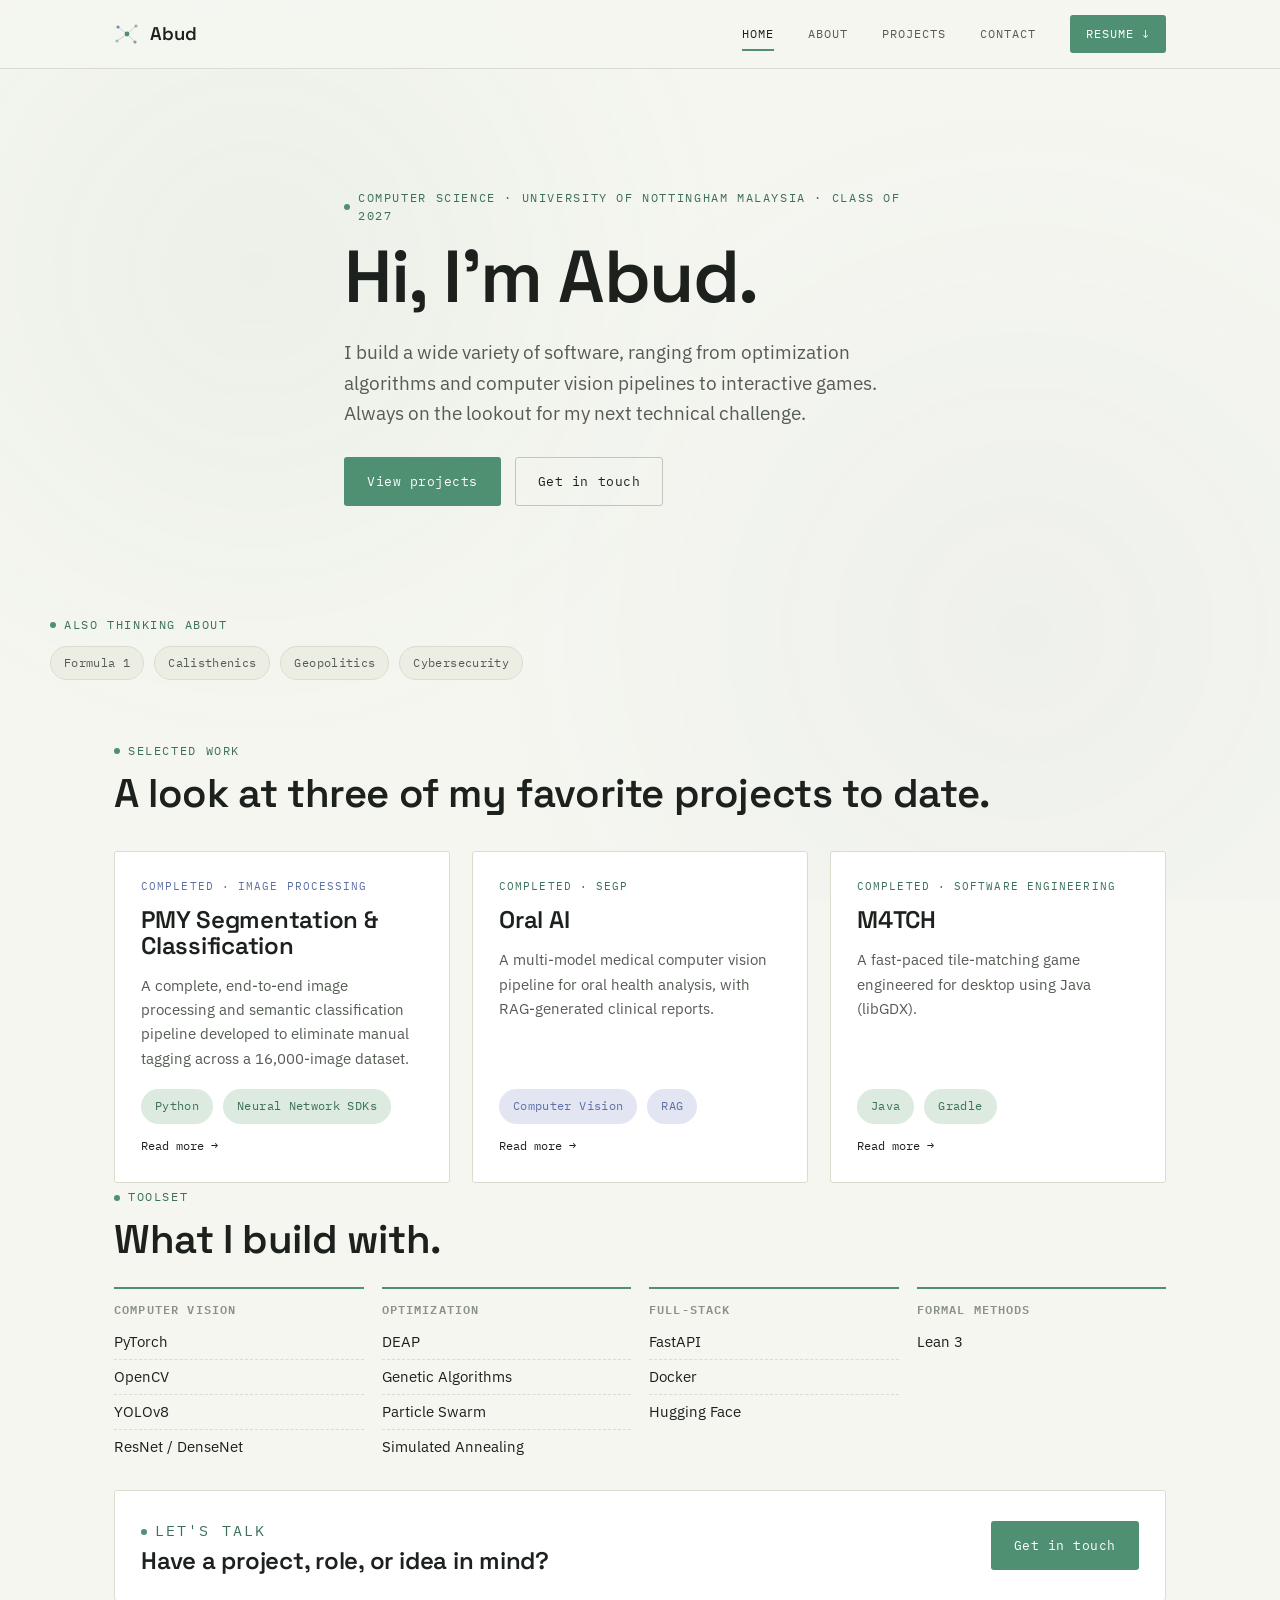
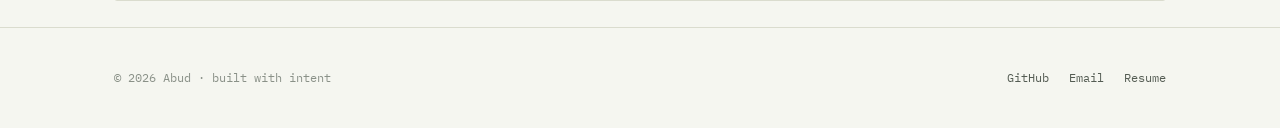
<file: index.html>
<!DOCTYPE html>
<html lang="en">
<head>
<meta charset="UTF-8">
<meta name="viewport" content="width=device-width, initial-scale=1.0">
<title>Abud - Computer Science, UNM Malaysia</title>
<meta name="description" content="Portfolio of Abood, a Computer Science undergraduate at the University of Nottingham Malaysia working on optimization, computer vision, and applied AI.">
<link rel="icon" href="assets/favicon.svg" type="image/svg+xml">
<link rel="preconnect" href="https://fonts.googleapis.com">
<link rel="preconnect" href="https://fonts.gstatic.com" crossorigin>
<link href="https://fonts.googleapis.com/css2?family=Space+Grotesk:wght@500;600;700&family=IBM+Plex+Sans:wght@400;500;600&family=IBM+Plex+Mono:wght@400;500&display=swap" rel="stylesheet">
<link rel="stylesheet" href="css/style.css">
</head>
<body>

<nav class="site-nav">
  <div class="container">
    <a href="index.html" class="brand">
      <svg width="26" height="26" viewBox="0 0 26 26" fill="none">
        <circle cx="13" cy="13" r="2.4" fill="#4F8F72"/>
        <circle cx="4" cy="6" r="1.6" fill="#5D6FA6" opacity="0.8"/>
        <circle cx="22" cy="5" r="1.6" fill="#4F8F72" opacity="0.6"/>
        <circle cx="21" cy="21" r="1.6" fill="#5D6FA6" opacity="0.7"/>
        <circle cx="3" cy="20" r="1.6" fill="#4F8F72" opacity="0.5"/>
        <line x1="4" y1="6" x2="13" y2="13" stroke="#4F8F72" stroke-width="0.7" opacity="0.4"/>
        <line x1="22" y1="5" x2="13" y2="13" stroke="#5D6FA6" stroke-width="0.7" opacity="0.4"/>
        <line x1="21" y1="21" x2="13" y2="13" stroke="#4F8F72" stroke-width="0.7" opacity="0.4"/>
        <line x1="3" y1="20" x2="13" y2="13" stroke="#5D6FA6" stroke-width="0.7" opacity="0.4"/>
      </svg>
      Abud
    </a>
    <button class="nav-toggle" aria-label="Toggle navigation" aria-expanded="false">
      <span></span>
    </button>
    <div class="nav-links">
      <a href="index.html" class="active">Home</a>
      <a href="about.html">About</a>
      <a href="projects.html">Projects</a>
      <a href="contact.html">Contact</a>
      <a href="assets/resume_sl.pdf" class="nav-cta" target="_blank" rel="noopener">Resume ↓</a>
    </div>
  </div>
</nav>

<main>
  <div class="container hero">
    <div>
      <p class="eyebrow">Computer Science · University of Nottingham Malaysia · Class of 2027</p>
      <h1>Hi, I'm Abud.</h1>
      <p class="lede">I build a wide variety of software, ranging from optimization algorithms and computer vision pipelines to interactive games. Always on the lookout for my next technical challenge.</p>
      <div class="btn-row">
        <a href="projects.html" class="btn btn-primary">View projects</a>
        <a href="contact.html" class="btn btn-outline">Get in touch</a>
      </div>
    </div>
  </div>

  <div class="container section-tight">
    <p class="eyebrow">Also thinking about</p>
    <div class="pill-row">
      <span class="pill">Formula 1</span>
      <span class="pill">Calisthenics</span>
      <span class="pill">Geopolitics</span>
      <span class="pill">Cybersecurity</span>
    </div>
  </div>

  <section class="container">
    <p class="eyebrow">Selected work</p>
    <h2>A look at three of my favorite projects to date.</h2>
    <div class="card-grid">
      <div class="card">
        <span class="card-status status-progress">Completed · Image Processing</span>
        <h3>PMY Segmentation & Classification</h3>
        <p>A complete, end-to-end image processing and semantic classification pipeline developed to eliminate manual tagging across a 16,000-image dataset.</p>
        <div class="pill-row">
          <span class="pill pill-signal">Python</span>
          <span class="pill pill-signal">Neural Network SDKs</span>
        </div>
        <a href="projects.html#blood-cell" class="card-link">Read more →</a>
      </div>
      <div class="card">
        <span class="card-status">Completed · SEGP</span>
        <h3>Oral AI</h3>
        <p>A multi-model medical computer vision pipeline for oral health analysis, with RAG-generated clinical reports.</p>
        <div class="pill-row">
          <span class="pill pill-indigo">Computer Vision</span>
          <span class="pill pill-indigo">RAG</span>
        </div>
        <a href="projects.html#oral-ai" class="card-link">Read more →</a>
      </div>
      <div class="card">
        <span class="card-status">Completed · Software Engineering</span>
        <h3>M4TCH</h3>
        <p>A fast-paced tile-matching game engineered for desktop using Java (libGDX).</p>
        <div class="pill-row">
          <span class="pill pill-signal">Java</span>
          <span class="pill pill-signal">Gradle</span>
        </div>
        <a href="projects.html#m4tch" class="card-link">Read more →</a>
      </div>
    </div>
  </section>

  <section class="container">
    <p class="eyebrow">Toolset</p>
    <h2>What I build with.</h2>
    <div class="skill-groups">
      <div class="skill-group">
        <h4>Computer Vision</h4>
        <ul><li>PyTorch</li><li>OpenCV</li><li>YOLOv8</li><li>ResNet / DenseNet</li></ul>
      </div>
      <div class="skill-group">
        <h4>Optimization</h4>
        <ul><li>DEAP</li><li>Genetic Algorithms</li><li>Particle Swarm</li><li>Simulated Annealing</li></ul>
      </div>
      <div class="skill-group">
        <h4>Full-stack</h4>
        <ul><li>FastAPI</li><li>Docker</li><li>Hugging Face</li></ul>
      </div>
      <div class="skill-group">
        <h4>Formal Methods</h4>
        <ul><li>Lean 3</li></ul>
      </div>
    </div>
  </section>
  <br>

  <section class="container">
    <div class="card" style="flex-direction: row; align-items: center; justify-content: space-between; flex-wrap: wrap; gap: 18px;">
      <div>
        <p class="eyebrow" style="margin-bottom: 0.3em;">Let's talk</p>
        <h3 style="margin-bottom: 0;">Have a project, role, or idea in mind?</h3>
      </div>
      <a href="contact.html" class="btn btn-primary">Get in touch</a>
    </div>
  </section>
  <br>
</main>

<footer class="site-footer">
  <div class="container">
    <span>© 2026 Abud · built with intent</span>
    <div class="footer-links">
      <a href="https://github.com/avx20" target="_blank" rel="noopener">GitHub</a>
      <a href="mailto:aboodxst@gmail.com">Email</a>
      <a href="assets/resume_sl.pdf" target="_blank" rel="noopener">Resume</a>
    </div>
  </div>
</footer>

<script src="js/main.js"></script>
</body>
</html>
</file>
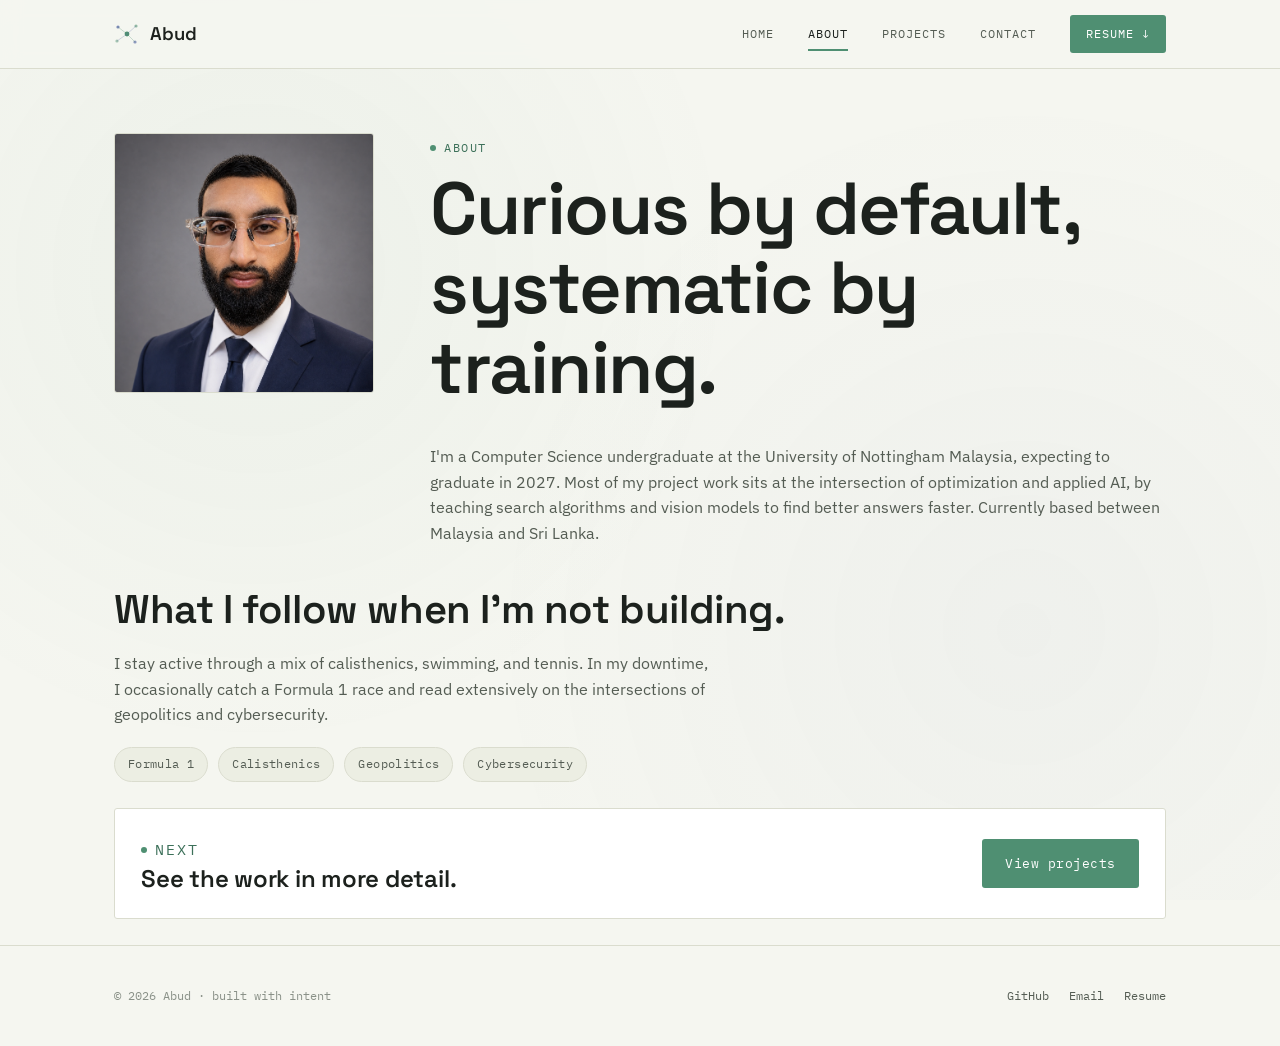
<file: about.html>
<!DOCTYPE html>
<html lang="en">
<head>
<meta charset="UTF-8">
<meta name="viewport" content="width=device-width, initial-scale=1.0">
<title>About — Abud</title>
<meta name="description" content="About Abood, a Computer Science undergraduate at the University of Nottingham Malaysia.">
<link rel="icon" href="assets/favicon.svg" type="image/svg+xml">
<link rel="preconnect" href="https://fonts.googleapis.com">
<link rel="preconnect" href="https://fonts.gstatic.com" crossorigin>
<link href="https://fonts.googleapis.com/css2?family=Space+Grotesk:wght@500;600;700&family=IBM+Plex+Sans:wght@400;500;600&family=IBM+Plex+Mono:wght@400;500&display=swap" rel="stylesheet">
<link rel="stylesheet" href="css/style.css">
</head>
<body>

<nav class="site-nav">
  <div class="container">
    <a href="index.html" class="brand">
      <svg width="26" height="26" viewBox="0 0 26 26" fill="none">
        <circle cx="13" cy="13" r="2.4" fill="#4F8F72"/>
        <circle cx="4" cy="6" r="1.6" fill="#5D6FA6" opacity="0.8"/>
        <circle cx="22" cy="5" r="1.6" fill="#4F8F72" opacity="0.6"/>
        <circle cx="21" cy="21" r="1.6" fill="#5D6FA6" opacity="0.7"/>
        <circle cx="3" cy="20" r="1.6" fill="#4F8F72" opacity="0.5"/>
        <line x1="4" y1="6" x2="13" y2="13" stroke="#4F8F72" stroke-width="0.7" opacity="0.4"/>
        <line x1="22" y1="5" x2="13" y2="13" stroke="#5D6FA6" stroke-width="0.7" opacity="0.4"/>
        <line x1="21" y1="21" x2="13" y2="13" stroke="#4F8F72" stroke-width="0.7" opacity="0.4"/>
        <line x1="3" y1="20" x2="13" y2="13" stroke="#5D6FA6" stroke-width="0.7" opacity="0.4"/>
      </svg>
      Abud
    </a>
    <button class="nav-toggle" aria-label="Toggle navigation" aria-expanded="false">
      <span></span>
    </button>
    <div class="nav-links">
      <a href="index.html">Home</a>
      <a href="about.html" class="active">About</a>
      <a href="projects.html">Projects</a>
      <a href="contact.html">Contact</a>
      <a href="assets/resume_sl.pdf" class="nav-cta" target="_blank" rel="noopener">Resume ↓</a>
    </div>
  </div>
</nav>

<main>
  <div class="container about-hero">
    <div class="avatar-frame">
      <img src="assets/headshot.jpg" alt="Photo of Abood">
    </div>
    <div>
      <p class="eyebrow">About</p>
      <h1>Curious by default, systematic by training.</h1>
      <p class="lede">I'm a Computer Science undergraduate at the University of Nottingham Malaysia, expecting to graduate in 2027. Most of my project work sits at the intersection of optimization and applied AI, by teaching search algorithms and vision models to find better answers faster. Currently based between Malaysia and Sri Lanka. </p>
    </div>
  </div>
  <br>


  <section class="container">
    <h2>What I follow when I'm not building.</h2>
    <p style="max-width: 60ch;">I stay active through a mix of calisthenics, swimming, and tennis. In my downtime, I occasionally catch a Formula 1 race and read extensively on the intersections of geopolitics and cybersecurity.</p>
    <div class="interest-list">
      <span class="pill">Formula 1</span>
      <span class="pill">Calisthenics</span>
      <span class="pill">Geopolitics</span>
      <span class="pill">Cybersecurity</span>
      
    </div>
    <br>
  </section>

  <section class="container">
    <div class="card" style="flex-direction: row; align-items: center; justify-content: space-between; flex-wrap: wrap; gap: 18px;">
      <div>
        <p class="eyebrow" style="margin-bottom: 0.3em;">Next</p>
        <h3 style="margin-bottom: 0;">See the work in more detail.</h3>
      </div>
      <a href="projects.html" class="btn btn-primary">View projects</a>
    </div>
  </section>
  <br>
</main>

<footer class="site-footer">
  <div class="container">
    <span>© 2026 Abud · built with intent</span>
    <div class="footer-links">
      <a href="https://github.com/avx20" target="_blank" rel="noopener">GitHub</a>
      <a href="mailto:aboodxst@gmail.com">Email</a>
      <a href="assets/resume_sl.pdf" target="_blank" rel="noopener">Resume</a>
    </div>
  </div>
</footer>

<script src="js/main.js"></script>
</body>
</html>
</file>
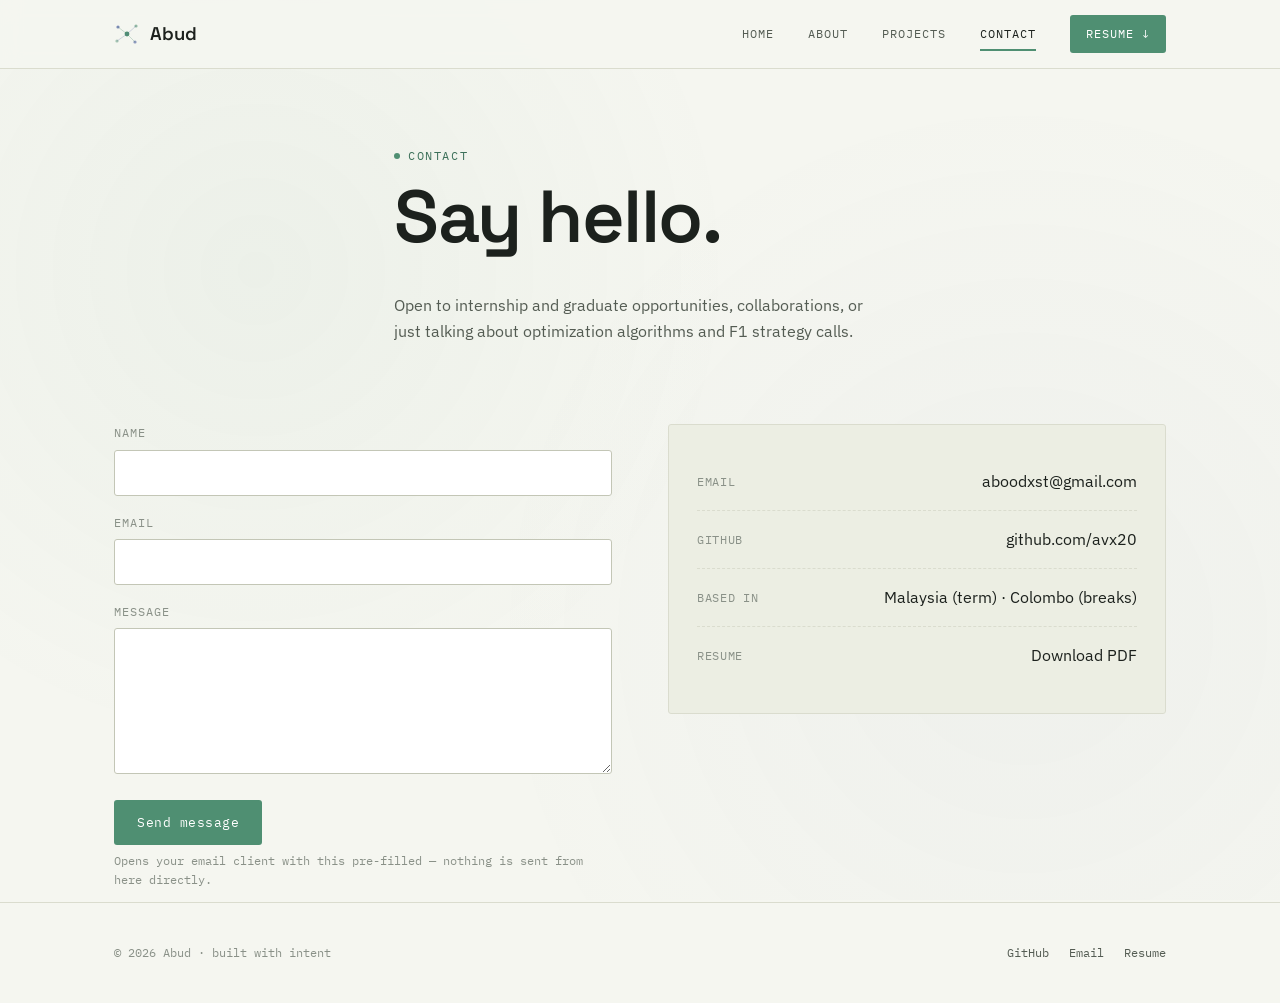
<file: contact.html>
<!DOCTYPE html>
<html lang="en">
<head>
<meta charset="UTF-8">
<meta name="viewport" content="width=device-width, initial-scale=1.0">
<title>Contact — Abud</title>
<meta name="description" content="Get in touch with Abood.">
<link rel="icon" href="assets/favicon.svg" type="image/svg+xml">
<link rel="preconnect" href="https://fonts.googleapis.com">
<link rel="preconnect" href="https://fonts.gstatic.com" crossorigin>
<link href="https://fonts.googleapis.com/css2?family=Space+Grotesk:wght@500;600;700&family=IBM+Plex+Sans:wght@400;500;600&family=IBM+Plex+Mono:wght@400;500&display=swap" rel="stylesheet">
<link rel="stylesheet" href="css/style.css">
</head>
<body>

<nav class="site-nav">
  <div class="container">
    <a href="index.html" class="brand">
      <svg width="26" height="26" viewBox="0 0 26 26" fill="none">
        <circle cx="13" cy="13" r="2.4" fill="#4F8F72"/>
        <circle cx="4" cy="6" r="1.6" fill="#5D6FA6" opacity="0.8"/>
        <circle cx="22" cy="5" r="1.6" fill="#4F8F72" opacity="0.6"/>
        <circle cx="21" cy="21" r="1.6" fill="#5D6FA6" opacity="0.7"/>
        <circle cx="3" cy="20" r="1.6" fill="#4F8F72" opacity="0.5"/>
        <line x1="4" y1="6" x2="13" y2="13" stroke="#4F8F72" stroke-width="0.7" opacity="0.4"/>
        <line x1="22" y1="5" x2="13" y2="13" stroke="#5D6FA6" stroke-width="0.7" opacity="0.4"/>
        <line x1="21" y1="21" x2="13" y2="13" stroke="#4F8F72" stroke-width="0.7" opacity="0.4"/>
        <line x1="3" y1="20" x2="13" y2="13" stroke="#5D6FA6" stroke-width="0.7" opacity="0.4"/>
      </svg>
      Abud
    </a>
    <button class="nav-toggle" aria-label="Toggle navigation" aria-expanded="false">
      <span></span>
    </button>
    <div class="nav-links">
      <a href="index.html">Home</a>
      <a href="about.html">About</a>
      <a href="projects.html">Projects</a>
      <a href="contact.html" class="active">Contact</a>
      <a href="assets/resume_sl.pdf" class="nav-cta" target="_blank" rel="noopener">Resume ↓</a>
    </div>
  </div>
</nav>

<main>
  <div class="container page-head">
    <p class="eyebrow">Contact</p>
    <h1>Say hello.</h1>
    <p class="lede">Open to internship and graduate opportunities, collaborations, or just talking about optimization algorithms and F1 strategy calls.</p>
  </div>

  <div class="container contact-grid">
    <form id="contact-form" novalidate>
      <div class="field">
        <label for="name">Name</label>
        <input type="text" id="name" name="name" required>
      </div>
      <div class="field">
        <label for="email">Email</label>
        <input type="email" id="email" name="email" required>
      </div>
      <div class="field">
        <label for="message">Message</label>
        <textarea id="message" name="message" rows="6" required></textarea>
      </div>
      <button type="submit" class="btn btn-primary">Send message</button>
      <p class="form-note">Opens your email client with this pre-filled — nothing is sent from here directly.</p>
    </form>

    <div class="contact-card">
      <div class="contact-row">
        <span class="label">Email</span>
        <a class="value" href="mailto:aboodxst@gmail.com">aboodxst@gmail.com</a>
      </div>
      <div class="contact-row">
        <span class="label">GitHub</span>
        <a class="value" href="https://github.com/avx20" target="_blank" rel="noopener">github.com/avx20</a>
      </div>
      <div class="contact-row">
        <span class="label">Based in</span>
        <span class="value">Malaysia (term) · Colombo (breaks)</span>
      </div>
      <div class="contact-row">
        <span class="label">Resume</span>
        <a class="value" href="assets/resume_sl.pdf" target="_blank" rel="noopener">Download PDF</a>
      </div>
    </div>
  </div>
</main>

<footer class="site-footer">
  <div class="container">
    <span>© 2026 Abud · built with intent</span>
    <div class="footer-links">
      <a href="https://github.com/avx20" target="_blank" rel="noopener">GitHub</a>
      <a href="mailto:aboodxst@gmail.com">Email</a>
      <a href="assets/resume_sl.pdf" target="_blank" rel="noopener">Resume</a>
    </div>
  </div>
</footer>

<script src="js/main.js"></script>
</body>
</html>
</file>
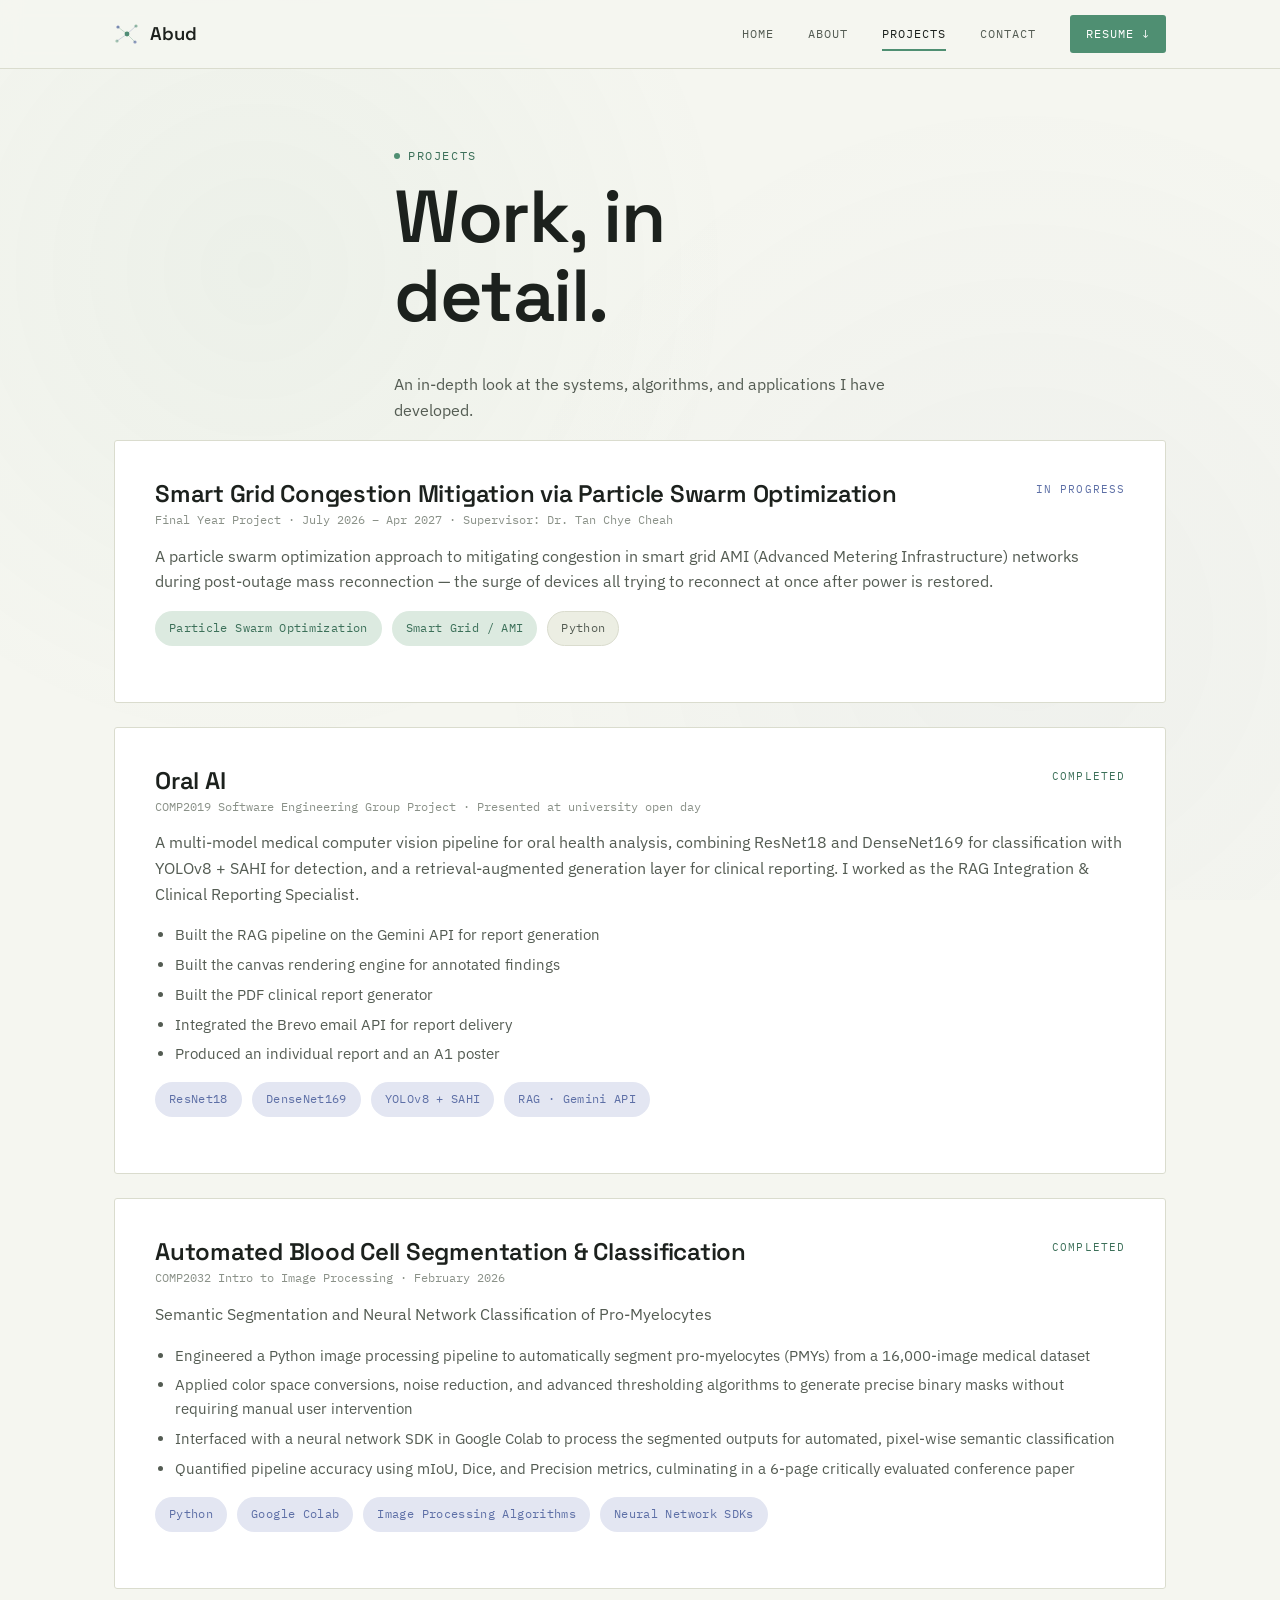
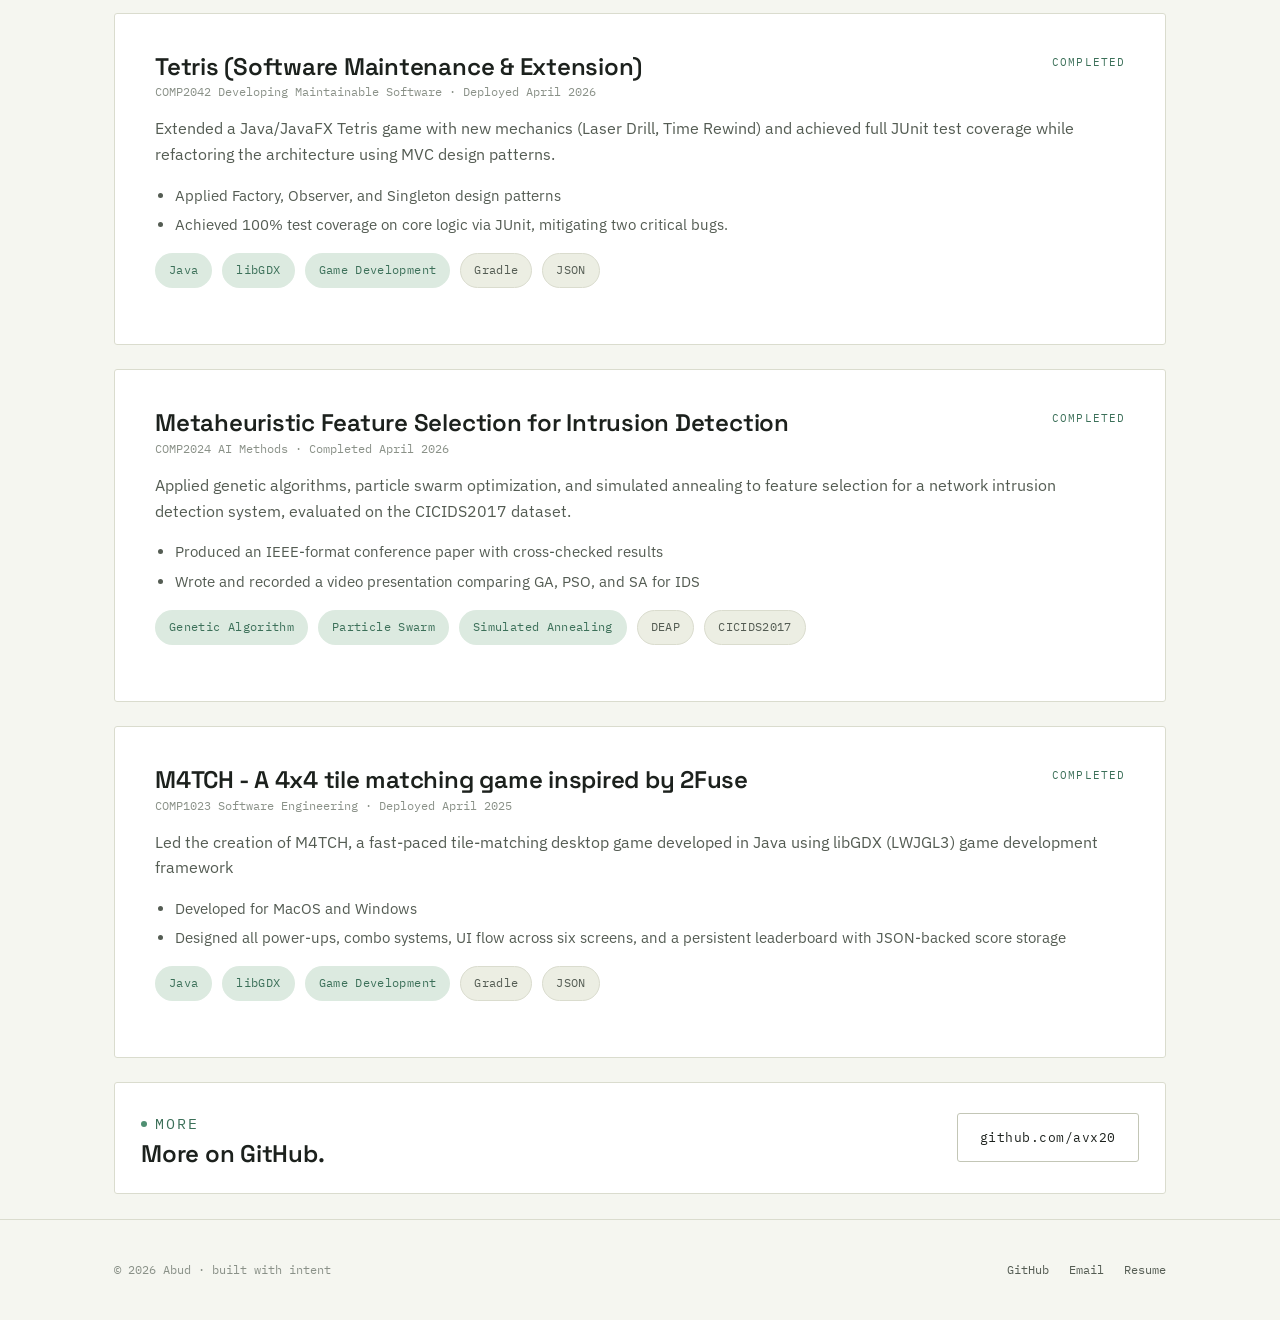
<file: projects.html>
<!DOCTYPE html>
<html lang="en">
<head>
<meta charset="UTF-8">
<meta name="viewport" content="width=device-width, initial-scale=1.0">
<title>Projects — Abud</title>
<meta name="description" content="Projects by Abood spanning optimization, computer vision, and applied AI.">
<link rel="icon" href="assets/favicon.svg" type="image/svg+xml">
<link rel="preconnect" href="https://fonts.googleapis.com">
<link rel="preconnect" href="https://fonts.gstatic.com" crossorigin>
<link href="https://fonts.googleapis.com/css2?family=Space+Grotesk:wght@500;600;700&family=IBM+Plex+Sans:wght@400;500;600&family=IBM+Plex+Mono:wght@400;500&display=swap" rel="stylesheet">
<link rel="stylesheet" href="css/style.css">
</head>
<body>

<nav class="site-nav">
  <div class="container">
    <a href="index.html" class="brand">
      <svg width="26" height="26" viewBox="0 0 26 26" fill="none">
        <circle cx="13" cy="13" r="2.4" fill="#4F8F72"/>
        <circle cx="4" cy="6" r="1.6" fill="#5D6FA6" opacity="0.8"/>
        <circle cx="22" cy="5" r="1.6" fill="#4F8F72" opacity="0.6"/>
        <circle cx="21" cy="21" r="1.6" fill="#5D6FA6" opacity="0.7"/>
        <circle cx="3" cy="20" r="1.6" fill="#4F8F72" opacity="0.5"/>
        <line x1="4" y1="6" x2="13" y2="13" stroke="#4F8F72" stroke-width="0.7" opacity="0.4"/>
        <line x1="22" y1="5" x2="13" y2="13" stroke="#5D6FA6" stroke-width="0.7" opacity="0.4"/>
        <line x1="21" y1="21" x2="13" y2="13" stroke="#4F8F72" stroke-width="0.7" opacity="0.4"/>
        <line x1="3" y1="20" x2="13" y2="13" stroke="#5D6FA6" stroke-width="0.7" opacity="0.4"/>
      </svg>
      Abud
    </a>
    <button class="nav-toggle" aria-label="Toggle navigation" aria-expanded="false">
      <span></span>
    </button>
    <div class="nav-links">
      <a href="index.html">Home</a>
      <a href="about.html">About</a>
      <a href="projects.html" class="active">Projects</a>
      <a href="contact.html">Contact</a>
      <a href="assets/resume_sl.pdf" class="nav-cta" target="_blank" rel="noopener">Resume ↓</a>
    </div>
  </div>
</nav>

<main>
  <div class="container page-head">
    <p class="eyebrow">Projects</p>
    <h1>Work, in detail.</h1>
    <p class="lede">An in-depth look at the systems, algorithms, and applications I have developed.</p>
  </div>

  <section class="container">
    <div class="project-full" id="fyp">
      <div class="project-full-head">
        <div>
          <h3>Smart Grid Congestion Mitigation via Particle Swarm Optimization</h3>
          <div class="project-meta">Final Year Project · July 2026 – Apr 2027 · Supervisor: Dr. Tan Chye Cheah</div>
        </div>
        <span class="card-status status-progress">In progress</span>
      </div>
      <p>A particle swarm optimization approach to mitigating congestion in smart grid AMI (Advanced Metering Infrastructure) networks during post-outage mass reconnection — the surge of devices all trying to reconnect at once after power is restored.</p>
      <div class="pill-row">
        <span class="pill pill-signal">Particle Swarm Optimization</span>
        <span class="pill pill-signal">Smart Grid / AMI</span>
        <span class="pill">Python</span>
      </div>
    </div>

    <div class="project-full" id="oral-ai">
      <div class="project-full-head">
        <div>
          <h3>Oral AI</h3>
          <div class="project-meta">COMP2019 Software Engineering Group Project · Presented at university open day</div>
        </div>
        <span class="card-status">Completed</span>
      </div>
      <p>A multi-model medical computer vision pipeline for oral health analysis, combining ResNet18 and DenseNet169 for classification with YOLOv8 + SAHI for detection, and a retrieval-augmented generation layer for clinical reporting. I worked as the RAG Integration & Clinical Reporting Specialist.</p>
      <ul class="contrib-list">
        <li>Built the RAG pipeline on the Gemini API for report generation</li>
        <li>Built the canvas rendering engine for annotated findings</li>
        <li>Built the PDF clinical report generator</li>
        <li>Integrated the Brevo email API for report delivery</li>
        <li>Produced an individual report and an A1 poster</li>
      </ul>
      <div class="pill-row">
        <span class="pill pill-indigo">ResNet18</span>
        <span class="pill pill-indigo">DenseNet169</span>
        <span class="pill pill-indigo">YOLOv8 + SAHI</span>
        <span class="pill pill-indigo">RAG · Gemini API</span>
      </div>
    </div>

    <div class="project-full" id="blood-cell">
      <div class="project-full-head">
        <div>
          <h3>Automated Blood Cell Segmentation & Classification</h3>
          <div class="project-meta">COMP2032 Intro to Image Processing · February 2026</div>
        </div>
        <span class="card-status">Completed</span>
      </div>
      <p>Semantic Segmentation and Neural Network Classification of Pro-Myelocytes</p>
      <ul class="contrib-list">
        <li>Engineered a Python image processing pipeline to automatically segment pro-myelocytes (PMYs) from a 16,000-image medical dataset</li>
        <li>Applied color space conversions, noise reduction, and advanced thresholding algorithms to generate precise binary masks without requiring manual user intervention</li>
        <li>Interfaced with a neural network SDK in Google Colab to process the segmented outputs for automated, pixel-wise semantic classification</li>
        <li>Quantified pipeline accuracy using mIoU, Dice, and Precision metrics, culminating in a 6-page critically evaluated conference paper</li>
      </ul>
      <div class="pill-row">
        <span class="pill pill-indigo">Python</span>
        <span class="pill pill-indigo">Google Colab</span>
        <span class="pill pill-indigo">Image Processing Algorithms</span>
        <span class="pill pill-indigo">Neural Network SDKs</span>
      </div>
    </div>

    <div class="project-full" id="tetris">
      <div class="project-full-head">
        <div>
          <h3>Tetris (Software Maintenance & Extension)</h3>
          <div class="project-meta">COMP2042 Developing Maintainable Software · Deployed April 2026</div>
        </div>
        <span class="card-status">Completed</span>
      </div>
      <p>Extended a Java/JavaFX Tetris game with new mechanics (Laser Drill, Time Rewind) and achieved full JUnit test coverage while refactoring the architecture using MVC design patterns.</p>
      <ul class="contrib-list">
        <li>Applied Factory, Observer, and Singleton design patterns</li>
        <li>Achieved 100% test coverage on core logic via JUnit, mitigating two critical bugs.</li>
      </ul>
      <div class="pill-row">
        <span class="pill pill-signal">Java</span>
        <span class="pill pill-signal">libGDX</span>
        <span class="pill pill-signal">Game Development</span>
        <span class="pill">Gradle</span>
        <span class="pill">JSON</span>
      </div>
    </div>

    <div class="project-full" id="ids">
      <div class="project-full-head">
        <div>
          <h3>Metaheuristic Feature Selection for Intrusion Detection</h3>
          <div class="project-meta">COMP2024 AI Methods · Completed April 2026</div>
        </div>
        <span class="card-status">Completed</span>
      </div>
      <p>Applied genetic algorithms, particle swarm optimization, and simulated annealing to feature selection for a network intrusion detection system, evaluated on the CICIDS2017 dataset.</p>
      <ul class="contrib-list">
        <li>Produced an IEEE-format conference paper with cross-checked results</li>
        <li>Wrote and recorded a video presentation comparing GA, PSO, and SA for IDS</li>
      </ul>
      <div class="pill-row">
        <span class="pill pill-signal">Genetic Algorithm</span>
        <span class="pill pill-signal">Particle Swarm</span>
        <span class="pill pill-signal">Simulated Annealing</span>
        <span class="pill">DEAP</span>
        <span class="pill">CICIDS2017</span>
      </div>
    </div>



    <div class="project-full" id="m4tch">
      <div class="project-full-head">
        <div>
          <h3>M4TCH - A 4x4 tile matching game inspired by 2Fuse</h3>
          <div class="project-meta">COMP1023 Software Engineering · Deployed April 2025</div>
        </div>
        <span class="card-status">Completed</span>
      </div>
      <p>Led the creation of M4TCH, a fast-paced tile-matching desktop game developed in Java using libGDX (LWJGL3) game development framework</p>
      <ul class="contrib-list">
        <li>Developed for MacOS and Windows</li>
        <li>Designed all power-ups, combo systems, UI flow across six screens, and a persistent leaderboard with JSON-backed score storage</li>
      </ul>
      <div class="pill-row">
        <span class="pill pill-signal">Java</span>
        <span class="pill pill-signal">libGDX</span>
        <span class="pill pill-signal">Game Development</span>
        <span class="pill">Gradle</span>
        <span class="pill">JSON</span>
      </div>
    </div>
  </section>

  <section class="container">
    <div class="card" style="flex-direction: row; align-items: center; justify-content: space-between; flex-wrap: wrap; gap: 18px;">
      <div>
        <p class="eyebrow" style="margin-bottom: 0.3em;">More</p>
        <h3 style="margin-bottom: 0;">More on GitHub.</h3>
      </div>
      <a href="https://github.com/avx20" class="btn btn-outline" target="_blank" rel="noopener">github.com/avx20</a>
    </div>
  </section>
  <br>
</main>

<footer class="site-footer">
  <div class="container">
    <span>© 2026 Abud · built with intent</span>
    <div class="footer-links">
      <a href="https://github.com/avx20" target="_blank" rel="noopener">GitHub</a>
      <a href="mailto:aboodxst@gmail.com">Email</a>
      <a href="assets/resume_sl.pdf" target="_blank" rel="noopener">Resume</a>
    </div>
  </div>
</footer>

<script src="js/main.js"></script>
</body>
</html>
</file>
<file: css/style.css>
/* =========================================================
   Abood — personal site
   Design tokens
   ========================================================= */
:root {
  /* color */
  --bg: #F5F6F0;
  --surface: #FFFFFF;
  --surface-alt: #ECEEE3;
  --ink: #1C211D;
  --ink-soft: #545C53;
  --ink-faint: #8A9188;
  --signal: #4F8F72;
  --signal-dark: #3C7059;
  --signal-soft: #DCEAE0;
  --indigo: #5D6FA6;
  --indigo-soft: #E3E6F2;
  --border: #DADCCE;
  --border-strong: #C3C6B6;

  /* type */
  --font-display: 'Space Grotesk', 'Arial Narrow', sans-serif;
  --font-body: 'IBM Plex Sans', -apple-system, sans-serif;
  --font-mono: 'IBM Plex Mono', 'Courier New', monospace;

  /* layout */
  --maxw: 1180px;
  --gutter: clamp(20px, 5vw, 64px);
  --radius: 3px;
}

* { box-sizing: border-box; }
html { scroll-behavior: smooth; }

@media (prefers-reduced-motion: reduce) {
  html { scroll-behavior: auto; }
  *, *::before, *::after {
    animation-duration: 0.001ms !important;
    animation-iteration-count: 1 !important;
    transition-duration: 0.001ms !important;
  }
}

body {
  margin: 0;
  background: var(--bg);
  color: var(--ink);
  font-family: var(--font-body);
  font-size: 16px;
  line-height: 1.6;
  -webkit-font-smoothing: antialiased;
}

/* subtle paper texture via layered radial noise (very light) */
body::before {
  content: "";
  position: fixed;
  inset: 0;
  pointer-events: none;
  z-index: 0;
  background-image:
    radial-gradient(circle at 20% 30%, rgba(79,143,114,0.05), transparent 40%),
    radial-gradient(circle at 80% 70%, rgba(93,111,166,0.04), transparent 45%);
}

h1, h2, h3, h4 {
  font-family: var(--font-display);
  font-weight: 600;
  line-height: 1.08;
  letter-spacing: -0.01em;
  margin: 0 0 0.5em;
  color: var(--ink);
}

h1 { font-size: clamp(2.6rem, 6vw, 4.6rem); letter-spacing: -0.02em; }
h2 { font-size: clamp(1.7rem, 3.4vw, 2.5rem); }
h3 { font-size: clamp(1.2rem, 2vw, 1.5rem); }

p { margin: 0 0 1em; color: var(--ink-soft); }
a { color: inherit; }

.eyebrow {
  font-family: var(--font-mono);
  font-size: 0.72rem;
  letter-spacing: 0.14em;
  text-transform: uppercase;
  color: var(--signal-dark);
  display: inline-flex;
  align-items: center;
  gap: 8px;
  margin-bottom: 1em;
}
.eyebrow::before {
  content: "";
  width: 6px;
  height: 6px;
  border-radius: 50%;
  background: var(--signal);
  flex: none;
}

.container {
  max-width: var(--maxw);
  margin: 0 auto;
  padding: 0 var(--gutter);
  position: relative;
  z-index: 1;
}

section { padding: clamp(56px, 9vw, 108px) 0; }
.section-tight { padding: clamp(32px, 5vw, 56px) 0; }

/* ---------- nav ---------- */
.site-nav {
  position: sticky;
  top: 0;
  z-index: 50;
  backdrop-filter: blur(10px);
  background: rgba(245, 246, 240, 0.86);
  border-bottom: 1px solid var(--border);
}
.site-nav .container {
  display: flex;
  align-items: center;
  justify-content: space-between;
  height: 68px;
}
.brand {
  display: flex;
  align-items: center;
  gap: 10px;
  font-family: var(--font-display);
  font-weight: 600;
  font-size: 1.15rem;
  text-decoration: none;
  color: var(--ink);
}
.brand svg { display: block; }

.nav-links {
  display: flex;
  align-items: center;
  gap: clamp(18px, 3vw, 34px);
  font-family: var(--font-mono);
  font-size: 0.78rem;
  letter-spacing: 0.08em;
  text-transform: uppercase;
}
.nav-links a {
  text-decoration: none;
  color: var(--ink-soft);
  position: relative;
  padding: 4px 0;
  transition: color 0.2s ease;
}
.nav-links a:hover { color: var(--signal-dark); }
.nav-links a.active { color: var(--ink); }
.nav-links a.active::after {
  content: "";
  position: absolute;
  left: 0; right: 0; bottom: -3px;
  height: 2px;
  background: var(--signal);
}
.nav-cta {
  display: inline-flex;
  align-items: center;
  gap: 8px;
  padding: 9px 16px !important;
  border-radius: var(--radius);
  background: var(--signal) !important;
  color: #fff !important;
  border: none;
}
.nav-cta:hover { background: var(--signal-dark) !important; color: #fff !important; }

.nav-toggle {
  display: none;
  background: none;
  border: 1px solid var(--border-strong);
  border-radius: var(--radius);
  width: 40px;
  height: 40px;
  align-items: center;
  justify-content: center;
  cursor: pointer;
}
.nav-toggle span, .nav-toggle span::before, .nav-toggle span::after {
  content: "";
  display: block;
  width: 18px;
  height: 2px;
  background: var(--ink);
  position: relative;
  transition: transform 0.2s ease, opacity 0.2s ease;
}
.nav-toggle span::before { position: absolute; top: -6px; }
.nav-toggle span::after { position: absolute; top: 6px; }

@media (max-width: 780px) {
  .nav-toggle { display: flex; }
  .nav-links {
    position: fixed;
    top: 68px; left: 0; right: 0;
    flex-direction: column;
    align-items: flex-start;
    background: var(--bg);
    border-bottom: 1px solid var(--border);
    padding: 20px var(--gutter) 28px;
    gap: 18px;
    transform: translateY(-8px);
    opacity: 0;
    pointer-events: none;
    transition: opacity 0.2s ease, transform 0.2s ease;
  }
  .nav-links.open {
    transform: translateY(0);
    opacity: 1;
    pointer-events: auto;
  }
  .nav-cta { margin-top: 6px; }
}

/* ---------- buttons ---------- */
.btn {
  display: inline-flex;
  align-items: center;
  gap: 9px;
  font-family: var(--font-mono);
  font-size: 0.82rem;
  letter-spacing: 0.04em;
  text-decoration: none;
  padding: 13px 22px;
  border-radius: var(--radius);
  border: 1px solid transparent;
  cursor: pointer;
  transition: transform 0.15s ease, background 0.2s ease, border-color 0.2s ease, color 0.2s ease;
}
.btn:active { transform: translateY(1px); }
.btn-primary { background: var(--signal); color: #fff; }
.btn-primary:hover { background: var(--signal-dark); }
.btn-outline { background: transparent; border-color: var(--border-strong); color: var(--ink); }
.btn-outline:hover { border-color: var(--signal); color: var(--signal-dark); }
.btn-row { display: flex; gap: 14px; flex-wrap: wrap; margin-top: 1.8em; }

/* ---------- hero ---------- */
.hero {
  max-width: 72ch; /* optimal line length for readability */
  padding-top: clamp(64px, 12vw, 120px);
  padding-bottom: clamp(24px, 4vw, 48px);
}
.hero h1 { margin-bottom: 0.28em; }
.hero .lede {
  font-size: 1.18rem;
  max-width: 58ch;
  color: var(--ink-soft);
}

/* ---------- tag pills ---------- */
.pill-row { display: flex; flex-wrap: wrap; gap: 10px; }
.pill {
  font-family: var(--font-mono);
  font-size: 0.74rem;
  letter-spacing: 0.03em;
  padding: 7px 13px;
  border-radius: 100px;
  background: var(--surface-alt);
  border: 1px solid var(--border);
  color: var(--ink-soft);
  white-space: nowrap;
}
.pill-signal { background: var(--signal-soft); border-color: transparent; color: var(--signal-dark); }
.pill-indigo { background: var(--indigo-soft); border-color: transparent; color: var(--indigo); }


/* ---------- cards ---------- */
.card-grid {
  display: grid;
  grid-template-columns: repeat(3, 1fr);
  gap: 22px;
  margin-top: 2.2em;
}
@media (max-width: 920px) { .card-grid { grid-template-columns: 1fr; } }

.card {
  background: var(--surface);
  border: 1px solid var(--border);
  border-radius: var(--radius);
  padding: 26px;
  display: flex;
  flex-direction: column;
  gap: 12px;
  transition: border-color 0.2s ease, transform 0.2s ease;
}
.card:hover { border-color: var(--signal); transform: translateY(-3px); }
.card-status {
  font-family: var(--font-mono);
  font-size: 0.68rem;
  letter-spacing: 0.1em;
  text-transform: uppercase;
  color: var(--signal-dark);
}
.card-status.status-progress { color: var(--indigo); }
.card h3 { margin-bottom: 0.15em; }
.card p { font-size: 0.94rem; margin-bottom: 0.4em; flex: 1; }
.card-link {
  font-family: var(--font-mono);
  font-size: 0.78rem;
  text-decoration: none;
  color: var(--ink);
  display: inline-flex;
  align-items: center;
  gap: 6px;
}
.card-link:hover { color: var(--signal-dark); }

/* ---------- skills strip ---------- */
.skill-groups {
  display: grid;
  grid-template-columns: repeat(4, 1fr);
  gap: 18px;
  margin-top: 1.6em;
}
@media (max-width: 900px) { .skill-groups { grid-template-columns: repeat(2, 1fr); } }
@media (max-width: 520px) { .skill-groups { grid-template-columns: 1fr; } }
.skill-group {
  border-top: 2px solid var(--signal);
  padding-top: 14px;
}
.skill-group h4 {
  font-family: var(--font-mono);
  font-size: 0.72rem;
  letter-spacing: 0.1em;
  text-transform: uppercase;
  color: var(--ink-faint);
  margin-bottom: 0.8em;
}
.skill-group ul { list-style: none; margin: 0; padding: 0; }
.skill-group li {
  font-size: 0.94rem;
  padding: 5px 0;
  border-bottom: 1px dashed var(--border);
  color: var(--ink);
}
.skill-group li:last-child { border-bottom: none; }

/* ---------- footer ---------- */
.site-footer {
  border-top: 1px solid var(--border);
  padding: 40px 0;
  font-family: var(--font-mono);
  font-size: 0.78rem;
  color: var(--ink-faint);
}
.site-footer .container {
  display: flex;
  justify-content: space-between;
  align-items: center;
  flex-wrap: wrap;
  gap: 14px;
}
.footer-links { display: flex; gap: 20px; }
.footer-links a { text-decoration: none; color: var(--ink-soft); }
.footer-links a:hover { color: var(--signal-dark); }

/* ---------- about page ---------- */
.about-hero {
  display: grid;
  grid-template-columns: 260px 1fr;
  gap: clamp(28px, 5vw, 56px);
  align-items: start;
  padding-top: clamp(40px, 6vw, 64px);
}
@media (max-width: 780px) { .about-hero { grid-template-columns: 1fr; } }
.avatar-frame {
  border: 1px solid var(--border);
  border-radius: var(--radius);
  overflow: hidden;
  background: var(--surface);
  aspect-ratio: 1 / 1;
}
.avatar-frame img, .avatar-frame svg { width: 100%; height: 100%; display: block; object-fit: cover; }

.timeline { margin-top: 1.6em; border-left: 2px solid var(--border); padding-left: 26px; }
.timeline-item { position: relative; padding-bottom: 30px; }
.timeline-item:last-child { padding-bottom: 0; }
.timeline-item::before {
  content: "";
  position: absolute;
  left: -31px; top: 4px;
  width: 9px; height: 9px;
  border-radius: 50%;
  background: var(--signal);
  border: 2px solid var(--bg);
}
.timeline-date {
  font-family: var(--font-mono);
  font-size: 0.72rem;
  letter-spacing: 0.06em;
  text-transform: uppercase;
  color: var(--ink-faint);
  margin-bottom: 4px;
}
.timeline-item h4 { margin: 0 0 4px; font-family: var(--font-body); font-size: 1.02rem; font-weight: 600; }
.timeline-item p { margin: 0; font-size: 0.92rem; }

.interest-list { display: flex; flex-wrap: wrap; gap: 10px; margin-top: 1.2em; }

/* ---------- projects page ---------- */
.project-full {
  border: 1px solid var(--border);
  border-radius: var(--radius);
  background: var(--surface);
  padding: clamp(24px, 4vw, 40px);
  margin-bottom: 24px;
}
.project-full-head {
  display: flex;
  justify-content: space-between;
  align-items: flex-start;
  gap: 16px;
  flex-wrap: wrap;
  margin-bottom: 14px;
}
.project-full h3 { margin-bottom: 4px; }
.project-meta { font-family: var(--font-mono); font-size: 0.74rem; color: var(--ink-faint); }
.project-full .pill-row { margin: 16px 0; }
.contrib-list { margin: 14px 0 0; padding-left: 20px; }
.contrib-list li { font-size: 0.93rem; color: var(--ink-soft); margin-bottom: 6px; }

/* ---------- contact page ---------- */
.contact-grid {
  display: grid;
  grid-template-columns: 1fr 1fr;
  gap: clamp(28px, 5vw, 56px);
  padding-top: clamp(40px, 6vw, 64px);
  align-items: start;
}
@media (max-width: 860px) { .contact-grid { grid-template-columns: 1fr; } }

.field { margin-bottom: 18px; }
.field label {
  display: block;
  font-family: var(--font-mono);
  font-size: 0.72rem;
  letter-spacing: 0.08em;
  text-transform: uppercase;
  color: var(--ink-faint);
  margin-bottom: 7px;
}
.field input, .field textarea {
  width: 100%;
  background: var(--surface);
  border: 1px solid var(--border-strong);
  border-radius: var(--radius);
  padding: 12px 14px;
  font-family: var(--font-body);
  font-size: 0.96rem;
  color: var(--ink);
  resize: vertical;
}
.field input:focus, .field textarea:focus {
  outline: 2px solid var(--signal);
  outline-offset: 1px;
  border-color: var(--signal);
}
.form-note {
  font-family: var(--font-mono);
  font-size: 0.76rem;
  color: var(--ink-faint);
  margin-top: 6px;
}
.contact-card {
  background: var(--surface-alt);
  border: 1px solid var(--border);
  border-radius: var(--radius);
  padding: 28px;
}
.contact-row {
  display: flex;
  align-items: center;
  justify-content: space-between;
  padding: 16px 0;
  border-bottom: 1px dashed var(--border);
}
.contact-row:last-child { border-bottom: none; }
.contact-row .label {
  font-family: var(--font-mono);
  font-size: 0.72rem;
  letter-spacing: 0.06em;
  text-transform: uppercase;
  color: var(--ink-faint);
}
.contact-row .value { font-size: 0.98rem; text-decoration: none; color: var(--ink); }
.contact-row .value:hover { color: var(--signal-dark); }

/* ---------- generic page hero (about/projects/contact top) ---------- */
.page-head { padding-top: clamp(44px, 7vw, 72px); max-width: 62ch; }

/* visually-hidden utility for a11y */
.vh { position: absolute; width: 1px; height: 1px; overflow: hidden; clip: rect(0 0 0 0); white-space: nowrap; }

.project-full {
  scroll-margin-top: 250px; /* Adjust this number based on your navbar's actual height */
}
</file>
